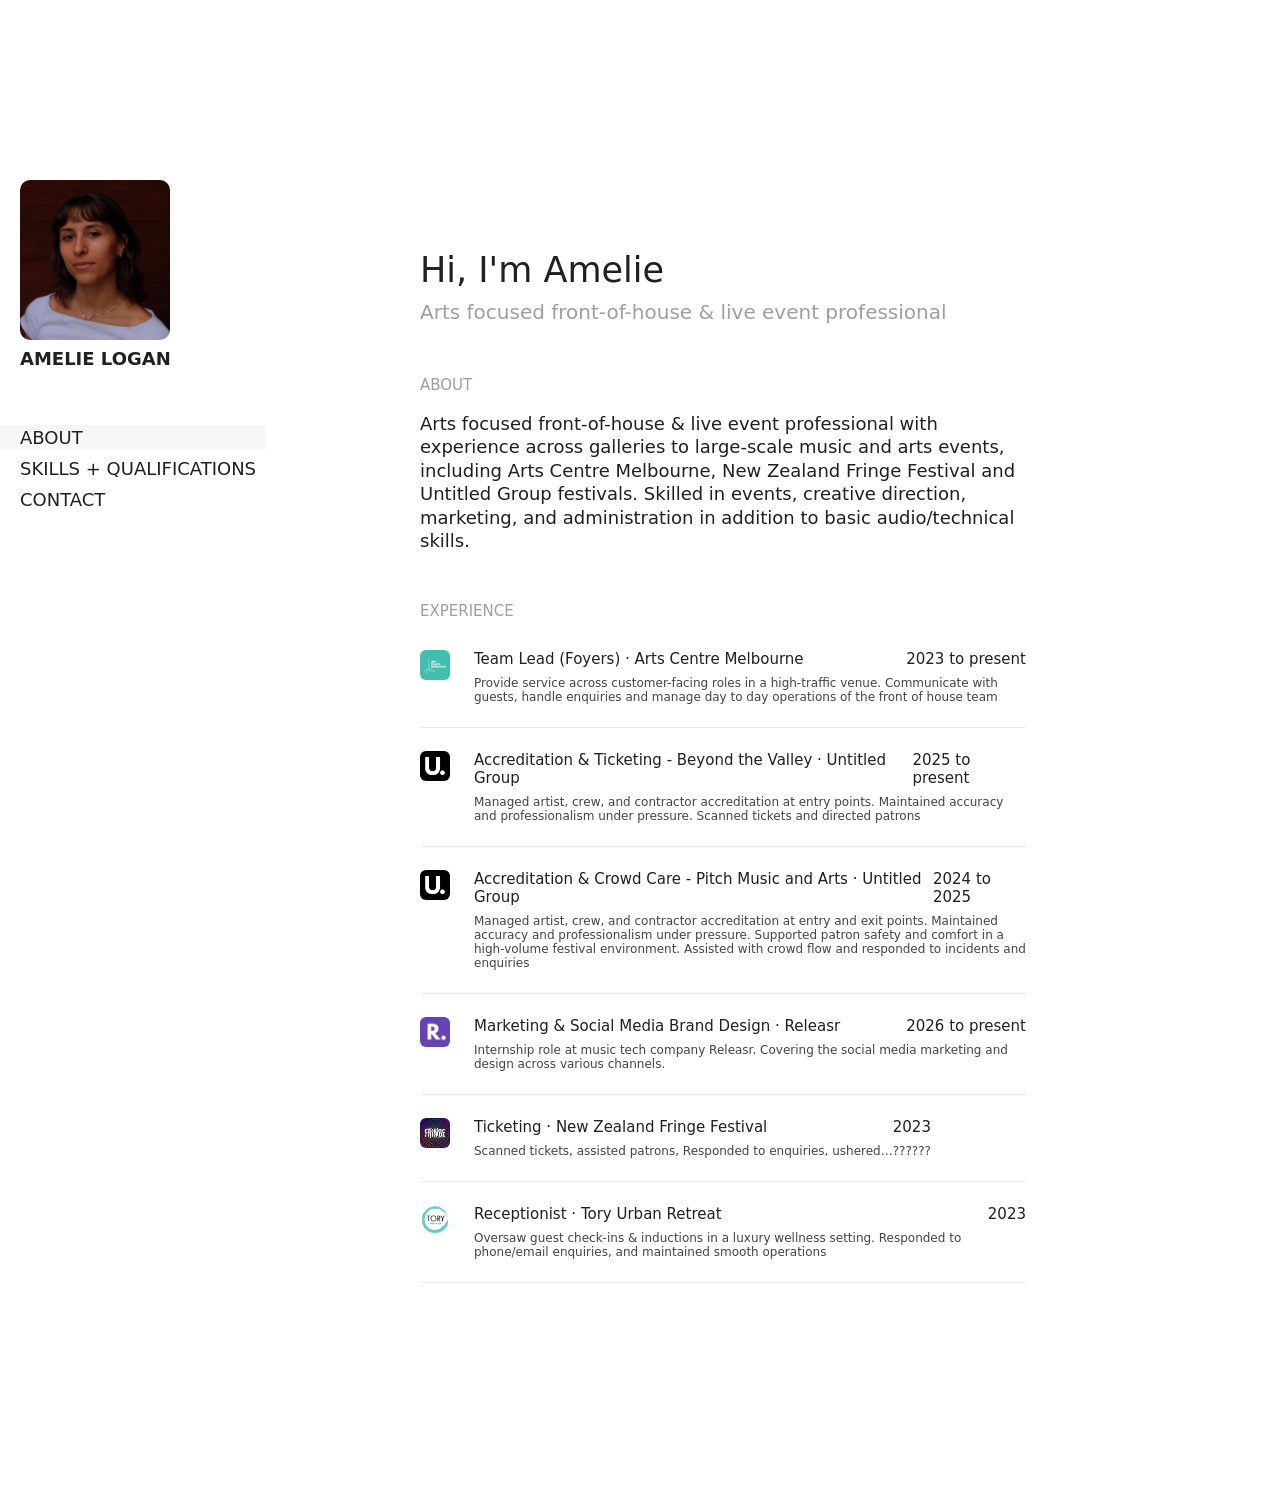
<file: index.html>
<!DOCTYPE html>
<html>
  <head>
    <meta charset="UTF-8">
    <meta name="viewport" content="width=device-width, initial-scale=1">
    <meta name="description" content="Amelie Logan - Arts focused front-of-house & live event professional.">
    <meta property="og:title" content="Amelie Logan.">
    
    <title>Amelie Logan</title>

    <link rel="stylesheet" href="styles/index.css">
    <link rel="stylesheet" href="styles/general.css">
  </head>
  <body>
    <div class="layout">
      <div class="layout-left">
        <nav class="nav">
          <figure class="nav-photo">
            <img class="nav-headshot" src="amelie_logan.webp">
            <figcaption>AMELIE LOGAN</figcaption>
          </figure>
          <div class="nav-list">
            <a href="index.html" class="about-lable" id="link">ABOUT</a>
            <a href="skills.html" class="skills-lable" id="link">SKILLS + QUALIFICATIONS</a>
            <a href="contact.html" class="contact-lable" id="link">CONTACT</a>
          </div>
        </nav>
      </div>
      <div class="layout-right">
        <div class="content">
          <div class="header">
            <h1>Hi, I'm Amelie</h1>
            <p id="log-line">Arts focused front-of-house & live event professional</p>
          </div>
          <div class="about">
            <p class="section-lable">ABOUT</p>
            <p class="bio-text">Arts focused front-of-house & live event professional with experience across galleries to large-scale music and arts events, including Arts Centre Melbourne, New Zealand Fringe Festival and Untitled Group festivals. Skilled in events, creative direction, marketing, and administration in addition to basic audio/technical skills.</p>
          </div>
          <div class="experience">
            <p class="section-lable">EXPERIENCE</p>
            <div class="experience-list">
              <div class="exp-block">
                <div class="exp-logo">
                  <img class="exp-logo" src="logos/acm_logo.webp">
                </div>
                <div class="exp-body">
                  <div class="exp-top">
                    <span class="exp-role">Team Lead (Foyers) · Arts Centre Melbourne</span>
                    <span class="exp-date">2023 to present</span>
                  </div>
                  <div class="exp-info">Provide service across customer-facing roles in a high-traffic venue. Communicate with guests, handle enquiries and manage day to day operations of the front of house team</div>
                </div>
              </div>
              <hr>
              <div class="exp-block">
                <div class="exp-logo">
                  <img class="exp-logo" src="logos/untitled_logo.webp">
                </div>
                <div class="exp-body">
                  <div class="exp-top">
                    <span class="exp-role">Accreditation & Ticketing - Beyond the Valley · Untitled Group</span>
                    <span class="exp-date">2025 to present</span>
                  </div>
                  <div class="exp-info">Managed artist, crew, and contractor accreditation at entry points. Maintained accuracy and professionalism under pressure. Scanned tickets and directed patrons</div>
                </div>
              </div>
              <hr>
              <div class="exp-block">
                <div class="exp-logo">
                  <img class="exp-logo" src="logos/untitled_logo.webp">
                </div>
                <div class="exp-body">
                  <div class="exp-top">
                    <span class="exp-role">Accreditation & Crowd Care - Pitch Music and Arts · Untitled Group</span>
                    <span class="exp-date">2024 to 2025</span>
                  </div>
                  <div class="exp-info">Managed artist, crew, and contractor accreditation at entry and exit points. Maintained accuracy and professionalism under pressure. Supported patron safety and comfort in a high-volume festival environment. Assisted with crowd flow and responded to incidents and enquiries</div>
                </div>
              </div>
              <hr>
              <div class="exp-block">
                <div class="exp-logo">
                  <img class="exp-logo" src="logos/releasr_logo.webp">
                </div>
                <div class="exp-body">
                  <div class="exp-top">
                    <span class="exp-role">Marketing & Social Media Brand Design · Releasr</span>
                    <span class="exp-date">2026 to present</span>
                  </div>
                  <div class="exp-info">Internship role at music tech company Releasr. Covering the social media marketing and design across various channels.</div>
                </div>
              </div>
              <hr>
              <div id="exp-fringe" class="exp-block">
                <div class="exp-logo">
                  <img class="exp-logo" src="logos/nz_fringe_logo.webp">
                </div>
                <div class="exp-body">
                  <div class="exp-top">
                    <span class="exp-role">Ticketing · New Zealand Fringe Festival</span>
                    <span class="exp-date">2023</span>
                  </div>
                  <div class="exp-info">Scanned tickets, assisted patrons, Responded to enquiries, ushered…??????</div>
                </div>
              </div>
              <hr>
              <div class="exp-block">
                <div class="exp-logo">
                  <img class="exp-logo" src="logos/tory_logo.webp">
                </div>
                <div class="exp-body">
                  <div class="exp-top">
                    <span class="exp-role">Receptionist · Tory Urban Retreat</span>
                    <span class="exp-date">2023</span>
                  </div>
                  <div class="exp-info">Oversaw guest check-ins & inductions in a luxury wellness setting. Responded to phone/email enquiries, and maintained smooth operations</div>
                </div>
              </div>
              <hr>
            </div>
          </div>
        </div>
      </div>
    </div>
  </body>
</html>
</file>
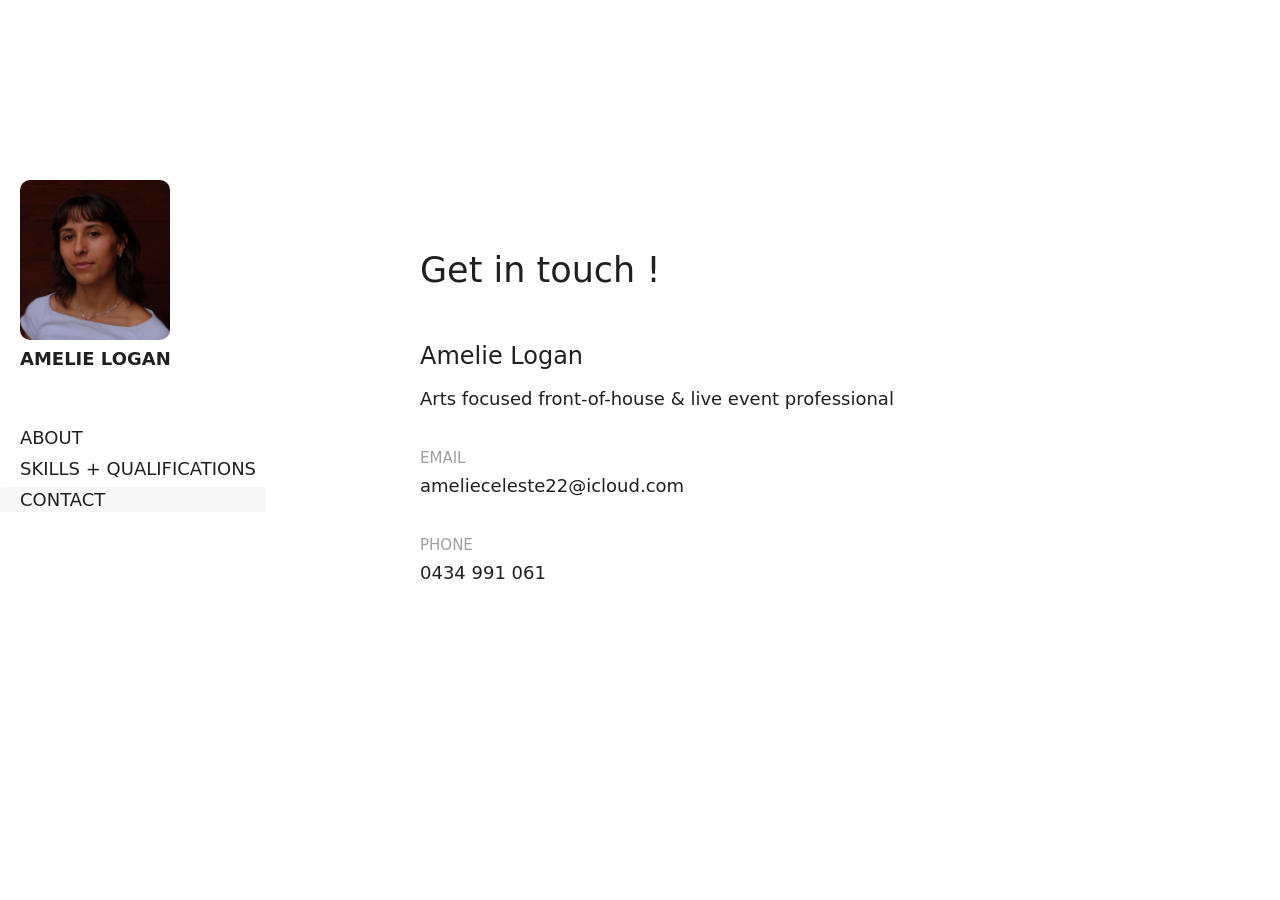
<file: contact.html>
<!DOCTYPE html>
<html>
  <head>
    <meta charset="UTF-8">
    <meta name="viewport" content="width=device-width, initial-scale=1">
    <meta name="description" content="Amelie Logan - Contact Me.">
    <meta property="og:title" content="Amelie Logan.">
    
    <title>Amelie Logan - Contact</title>

    <link rel="stylesheet" href="styles/contact.css">
    <link rel="stylesheet" href="styles/general.css">
  </head>
  <body>
    <div class="layout">
      <div class="layout-left">
        <nav class="nav">
          <figure class="nav-photo">
            <img class="nav-headshot" src="amelie_logan.webp">
            <figcaption>AMELIE LOGAN</figcaption>
          </figure>
          <div class="nav-list">
            <a href="index.html" class="about-lable" id="link">ABOUT</a>
            <a href="skills.html" class="skills-lable" id="link">SKILLS + QUALIFICATIONS</a>
            <a href="contact.html" class="contact-lable" id="link">CONTACT</a>
          </div>
        </nav>
      </div>
      <div class="layout-right">
        <div class="content">
            <h1 class="header">Get in touch !</h1>
            <h2 class="name">Amelie Logan</h2>
            <p id="log-line">Arts focused front-of-house & live event professional</p>
            <h3 class="sub">EMAIL</h3>
            <p class="email">amelieceleste22@icloud.com</p>
            <h3 class="sub">PHONE</h3>
            <p class="email">0434 991 061</p>
        </div>
      </div>
    </div>
  </body>
</html>
</file>
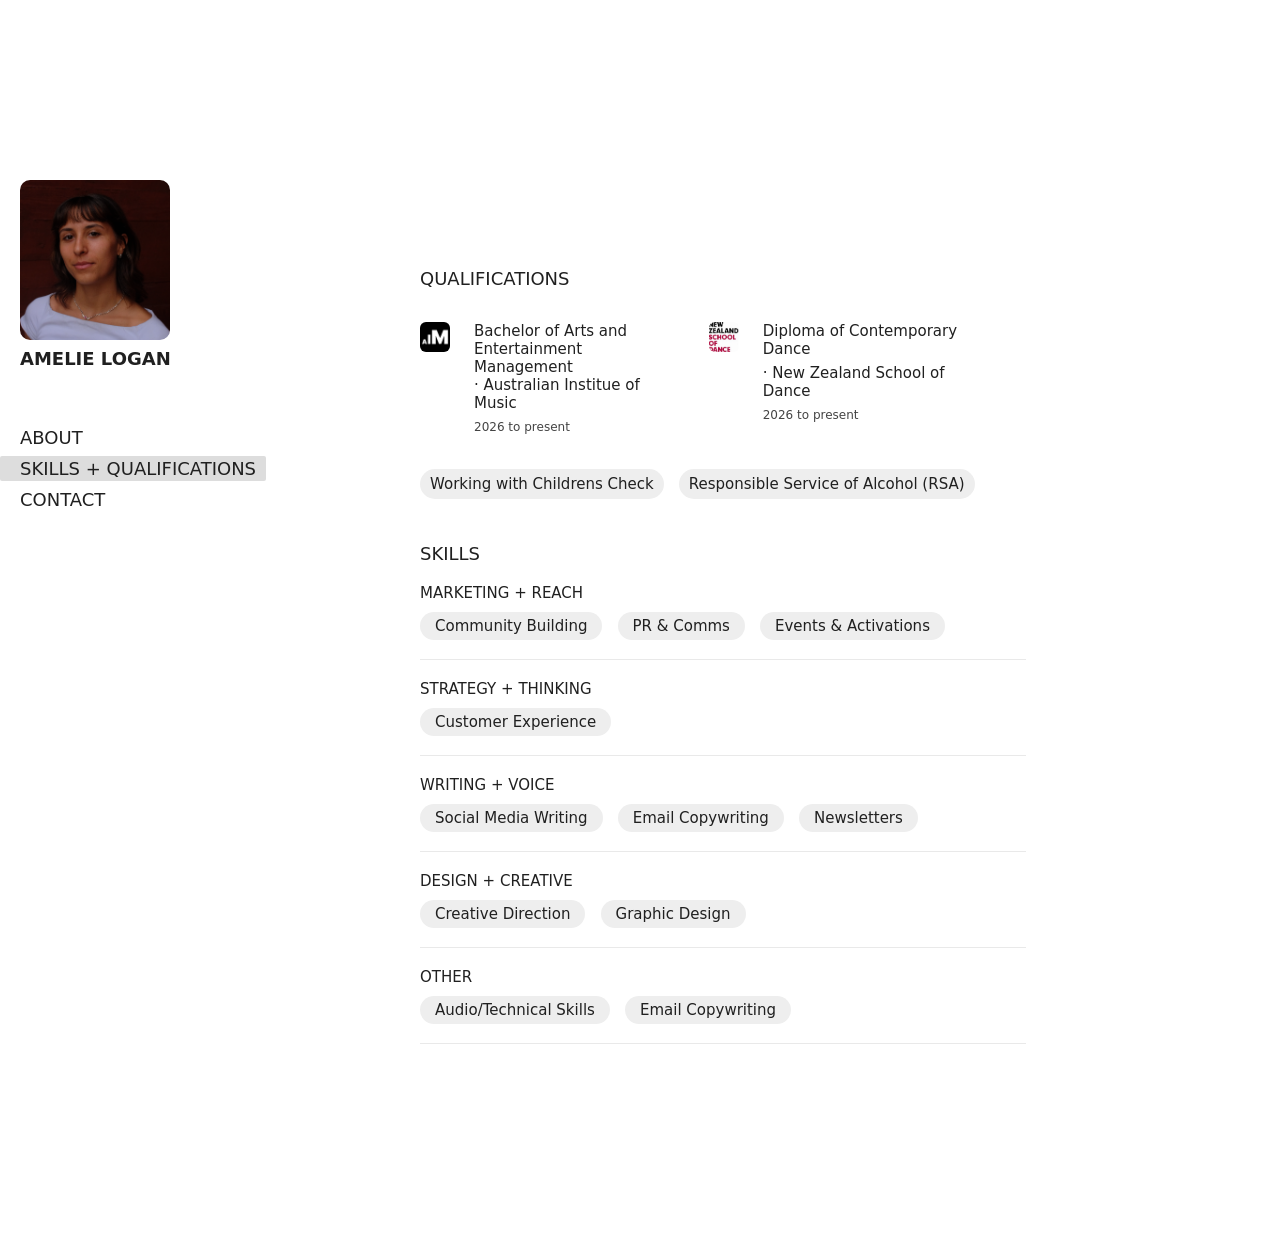
<file: skills.html>
<!DOCTYPE html>
<html>
  <head>
    <meta charset="UTF-8">
    <meta name="viewport" content="width=device-width, initial-scale=1">
    <meta name="description" content="Amelie Logan - Skills + Qualifications.">
    <meta property="og:title" content="Amelie Logan.">
    
    <title>Amelie Logan - Skills + Qualifications</title>

    <link rel="stylesheet" href="styles/general.css">
    <link rel="stylesheet" href="styles/skills.css">
  </head>
    <body>
    <div class="layout">
      <div class="layout-left">
        <nav class="nav">
          <figure class="nav-photo">
            <img class="nav-headshot" src="amelie_logan.webp">
            <figcaption>AMELIE LOGAN</figcaption>
          </figure>
          <div class="nav-list">
            <a href="index.html" class="about-lable" id="link">ABOUT</a>
            <a href="skills.html" class="skills-lable" id="link">SKILLS + QUALIFICATIONS</a>
            <a href="contact.html" class="contact-lable" id="link">CONTACT</a>
          </div>
        </nav>
      </div>
      <div class="layout-right">
        <div class="content">
          <div class="quals">
            <p class="section-lable">QUALIFICATIONS</p>
            <div class="qualification-list">
              <div class="qual-block">
                <div class="qual-logo">
                  <img class="qual-logo" src="logos/aim_logo.webp">
                </div>
                <div class="qual-body">
                  <div class="qual-top">
                    <span class="qual-role">Bachelor of Arts and Entertainment Management</span>
                    <span>· Australian Institue of Music</span>
                  </div>
                  <div class="qual-date">2026 to present</div>
                </div>
              </div>
              <div id="nz-dance" class="qual-block">
                <div class="qual-logo">
                  <img class="qual-logo" src="logos/nzsd_logo.webp">
                </div>
                <div class="qual-body">
                  <div class="qual-top">
                    <span class="qual-title">Diploma of Contemporary Dance</span>
                    <span>· New Zealand School of Dance</span>
                  </div>
                  <div class="qual-date">2026 to present</div>
                </div>
              </div>
            </div>
            <div class="extra-qualifications">
              <span class="qual-ex">Working with Childrens Check</span>
              <span class="qual-ex">Responsible Service of Alcohol (RSA)</span>
            </div>
          </div>
          <div>
            <p class="section-lable">SKILLS</p>
            <div class="skill-block">
              <p class="skill-cat">MARKETING + REACH</p>
              <div class="bubble-row">
                <span class="bubble">Community Building</span>
                <span class="bubble">PR & Comms</span>
                <span class="bubble">Events & Activations</span>
              </div>
            </div>
            <hr> 
            <div class="skill-block">
              <p class="skill-cat">STRATEGY + THINKING</p>
              <div class="bubble-row">
                <span class="bubble">Customer Experience</span>
              </div>
            </div>
            <hr>
            <div class="skill-block">
              <p class="skill-cat">WRITING + VOICE</p>
              <div class="bubble-row">
                <span class="bubble">Social Media Writing</span>
                <span class="bubble">Email Copywriting</span>
                <span class="bubble">Newsletters</span>
              </div>
            </div>

            <hr>
             <div class="skill-block">
              <p class="skill-cat">DESIGN + CREATIVE</p>
              <div class="bubble-row">
                <span class="bubble">Creative Direction</span>
                <span class="bubble">Graphic Design</span>
              </div>
            </div>
            <hr> 
            <div class="skill-block">
              <p class="skill-cat">OTHER</p>
              <div class="bubble-row">
                <span class="bubble">Audio/Technical Skills</span>
                <span class="bubble">Email Copywriting</span>
              </div>
            </div>
            <hr>
          </div>

          
            
        </div> 
      </div>
    </div>
  </body>
</html>
</file>
<file: styles/index.css>
.about-lable {
  background-color: #F7F7F7;
  border-radius: 2px;
  transition: 0.4s;
  cursor: pointer;
}

.nav-list:hover .about-lable {
  background-color: transparent;
}

.bio-text {
  line-height: 1.3;
  font-weight: 350;
}

/* RIGHT */

#log-line {
  color: #9F9F9F;
  font-size: 20px;
  font-weight: 300;
  margin: 10px 0 0 0;
}

.about {
  margin: 0 0 50px;
}

.section-lable {
  font-size: 15px;
  color: #9f9f9f;
  margin: 0 0 0 22px 0;
}

.exp-block {
  display: flex;
  gap: 24px;
  padding: 15px 0 15px 0;
}

.exp-top {
  font-size: 15px;
  display: flex;
  justify-content: space-between;
  color: #202020
}

.exp-logo {
  width: 30px;
  height: 30px;
  object-fit: cover;
  border-radius: 6px;
}

.exp-info {
  font-size: 12px;
  color: #444444;
  margin: 8px 0 0 0;
}
</file>
<file: styles/general.css>
html,
body {
  margin: 0;
  width: 100%;
  font-family: system-ui, -apple-system, BlinkMacSystemFont, 'Segoe UI', Roboto, Oxygen, Ubuntu, Cantarell, 'Open Sans', 'Helvetica Neue', sans-serif;
  color: #202020;
}

a {
  text-decoration: none;
  color: #202020;
}

hr {
  border: none;
  height: 0;
  border-top: 1.2px solid #e9e9e9;
}

p {
  font-size: 18px;
  color: #202020
}

h1 {
  font-size: 35px;
  font-weight: normal;
  margin: 0;
}

.header {
  margin: 0 0 52px 0;
}

.header h2 {
  font-size: 20px;
  color: #9f9f9f;
}

/* LAYOUT */

.layout {
  display: grid;
  grid-template-columns: 250px minmax(0, 1fr);
  width: 100%;
  height: 100%;
  grid-column-gap: 20px;
  overflow: hidden;
}

.layout-right {
  width: 60%;
  margin: 250px 0 200px 150px;
}

/* LEFT */
.nav {
  position: fixed;
  margin: 180px 0 0 0;
}
.nav-photo {
  margin: 0 0 0 20px;
  font-size: 18px;
  font-weight: 550;
}

.nav-headshot {
  width: 150px;
  height: 160px;
  object-fit: cover;
  object-position: top;
  border-radius: 10px;
  margin: 0 0 4px 0;
}

.nav-list {
  display: flex;
  flex-direction: column;
  margin: 50px 0 0 0;
}

#link {
  font-size: 18px;
  margin: 6px 0 0 0;
  padding: 2px 10px 2px 20px;
  transition: 0.4s;
}

#link:hover {
  background-color: #F7F7F7;
  border-radius: 2px;
  transition: 0.4s;
  cursor: pointer;
}
</file>
<file: styles/contact.css>
.name {
  font-size: 24px;
  font-weight: 400;
  margin: 20px 0 0 0;
}

.sub {
  font-size: 15px;
  color: #9f9f9f;
  font-weight: 400;
  margin: 40px 0 8px 0;
}

.email {
  margin: 0;
}

.contact-lable {
  background-color: #F7F7F7;
  border-radius: 2px;
  transition: 0.4s;
  cursor: pointer;
}

.nav-list:hover .contact-lable {
  background-color: transparent;
}
</file>
<file: styles/skills.css>
.skills-lable {
  background-color: #dddddd;
  border-radius: 2px;
  transition: 0.4s;
  cursor: pointer;
}

.nav-list:hover .skills-lable {
  background-color: transparent;
}

/*RIGHT*/

.qualification-list {
  display: flex;
  margin: 0 0 25px 0;
}

.qual-block {
  display: flex;
  gap: 24px;
  padding: 15px 0 15px 0;
  margin: 0 50px 0 0;
  width: 250px;
}

.qual-top {
  display: flex;
  flex-direction: column;
  font-size: 15px;
}

.qual-logo {
  width: 30px;
  height: 30px;
  object-fit: cover;
  border-radius: 6px;
}

.qual-title {
  margin: 0 0 6px 0;
}

.qual-date {
  font-size: 12px;
  color: #444444;
  margin: 8px 0 0 0;
}

#nz-dance {
  width: 280px;
}

.extra-qualifications {
  margin: 0 0 50px 0;
}
.qual-ex {
  background-color: #EEEEEE;
  padding:6px 10px;
  border-radius: 20px;
  font-size: 15px;
  margin: 0 10px 0 0;
}

.skill-block {
  margin: 20px 0 24px 0;
}

.skill-cat{
  font-size: 15px;
  margin: 0 0 14px 0;
}


.bubble {
  font-size: 15px;
  padding: 5px 15px;
  color: #202020;
  border-radius: 999px;
  background-color: #EEEEEE;
  margin: 0 10px 0 0;
}
</file>
